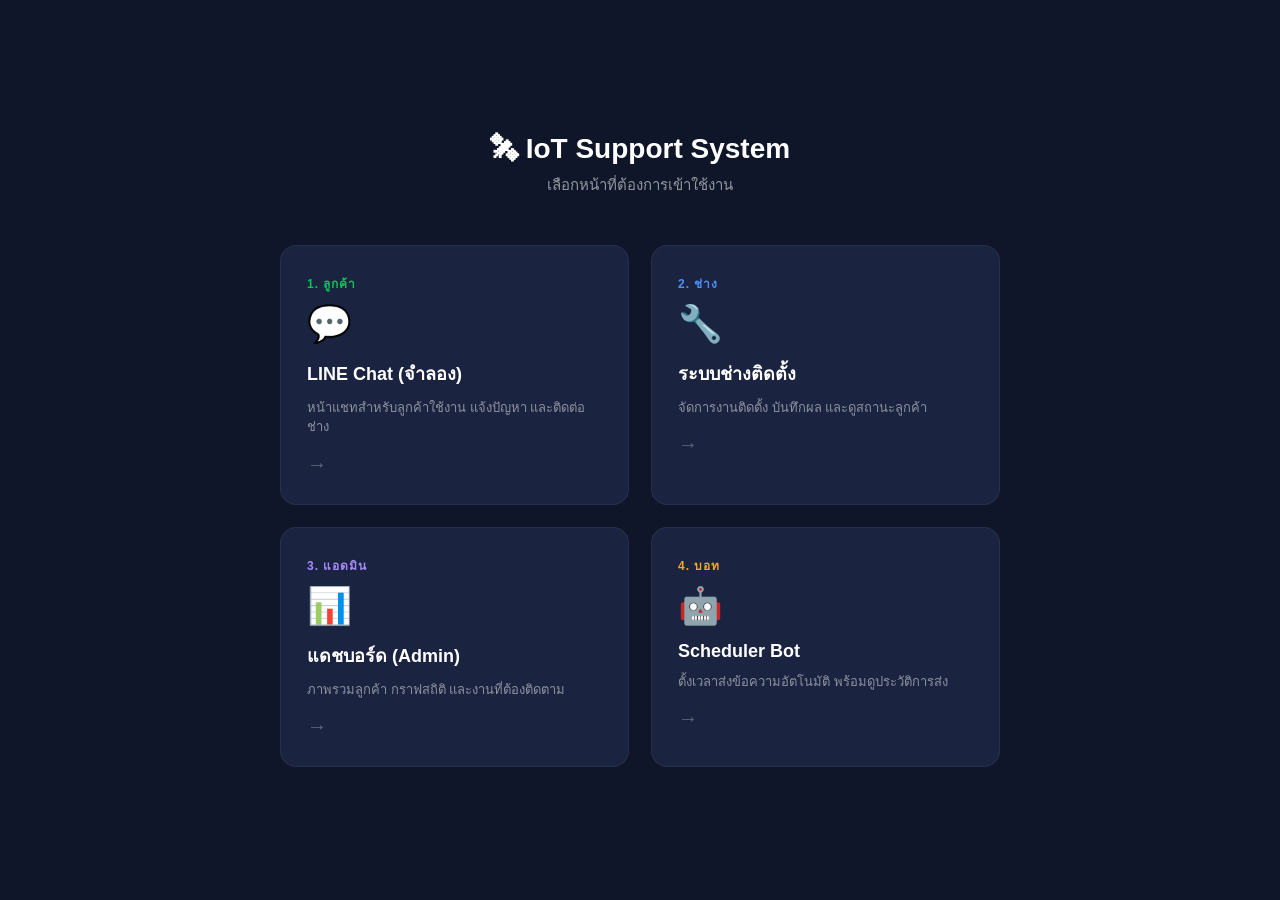
<file: home.html>
<!DOCTYPE html>
<html lang="th">
<head>
<meta charset="UTF-8">
<meta name="viewport" content="width=device-width, initial-scale=1.0">
<title>IoT Support System</title>
<style>
* { box-sizing: border-box; margin: 0; padding: 0; }
body { font-family: 'Segoe UI', 'Noto Sans Thai', Arial, sans-serif; background: #0f1629; min-height: 100vh; display: flex; flex-direction: column; align-items: center; justify-content: center; padding: 40px 20px; }
.hero-title { color: #fff; font-size: 28px; font-weight: 800; text-align: center; margin-bottom: 8px; }
.hero-sub { color: rgba(255,255,255,.55); font-size: 15px; text-align: center; margin-bottom: 48px; }
.cards-grid { display: grid; grid-template-columns: repeat(2, 1fr); gap: 22px; max-width: 720px; width: 100%; }
.nav-card { background: #1a2340; border-radius: 16px; padding: 28px 26px; cursor: pointer; text-decoration: none; transition: transform .15s, box-shadow .15s; display: flex; flex-direction: column; gap: 10px; border: 1.5px solid rgba(255,255,255,.06); }
.nav-card:hover { transform: translateY(-4px); box-shadow: 0 12px 36px rgba(0,0,0,.35); border-color: rgba(255,255,255,.15); }
.card-num { font-size: 12px; font-weight: 700; letter-spacing: 1px; text-transform: uppercase; }
.card-num.green { color: #06c755; }
.card-num.blue { color: #4f8ef7; }
.card-num.purple { color: #a78bfa; }
.card-num.orange { color: #f5a623; }
.card-icon { font-size: 36px; margin-bottom: 4px; }
.card-title { color: #fff; font-size: 18px; font-weight: 700; }
.card-desc { color: rgba(255,255,255,.5); font-size: 13px; line-height: 1.5; }
.card-arrow { color: rgba(255,255,255,.3); font-size: 20px; margin-top: 6px; }
</style>
</head>
<body>
  <div class="hero-title">🛰 IoT Support System</div>
  <div class="hero-sub">เลือกหน้าที่ต้องการเข้าใช้งาน</div>
  <div class="cards-grid">
    <a href="index.html" class="nav-card">
      <div class="card-num green">1. ลูกค้า</div>
      <div class="card-icon">💬</div>
      <div class="card-title">LINE Chat (จำลอง)</div>
      <div class="card-desc">หน้าแชทสำหรับลูกค้าใช้งาน แจ้งปัญหา และติดต่อช่าง</div>
      <div class="card-arrow">→</div>
    </a>
    <a href="pages/technician.html" class="nav-card">
      <div class="card-num blue">2. ช่าง</div>
      <div class="card-icon">🔧</div>
      <div class="card-title">ระบบช่างติดตั้ง</div>
      <div class="card-desc">จัดการงานติดตั้ง บันทึกผล และดูสถานะลูกค้า</div>
      <div class="card-arrow">→</div>
    </a>
    <a href="pages/dashboard.html" class="nav-card">
      <div class="card-num purple">3. แอดมิน</div>
      <div class="card-icon">📊</div>
      <div class="card-title">แดชบอร์ด (Admin)</div>
      <div class="card-desc">ภาพรวมลูกค้า กราฟสถิติ และงานที่ต้องติดตาม</div>
      <div class="card-arrow">→</div>
    </a>
    <a href="pages/scheduler.html" class="nav-card">
      <div class="card-num orange">4. บอท</div>
      <div class="card-icon">🤖</div>
      <div class="card-title">Scheduler Bot</div>
      <div class="card-desc">ตั้งเวลาส่งข้อความอัตโนมัติ พร้อมดูประวัติการส่ง</div>
      <div class="card-arrow">→</div>
    </a>
  </div>
</body>
</html>
</file>
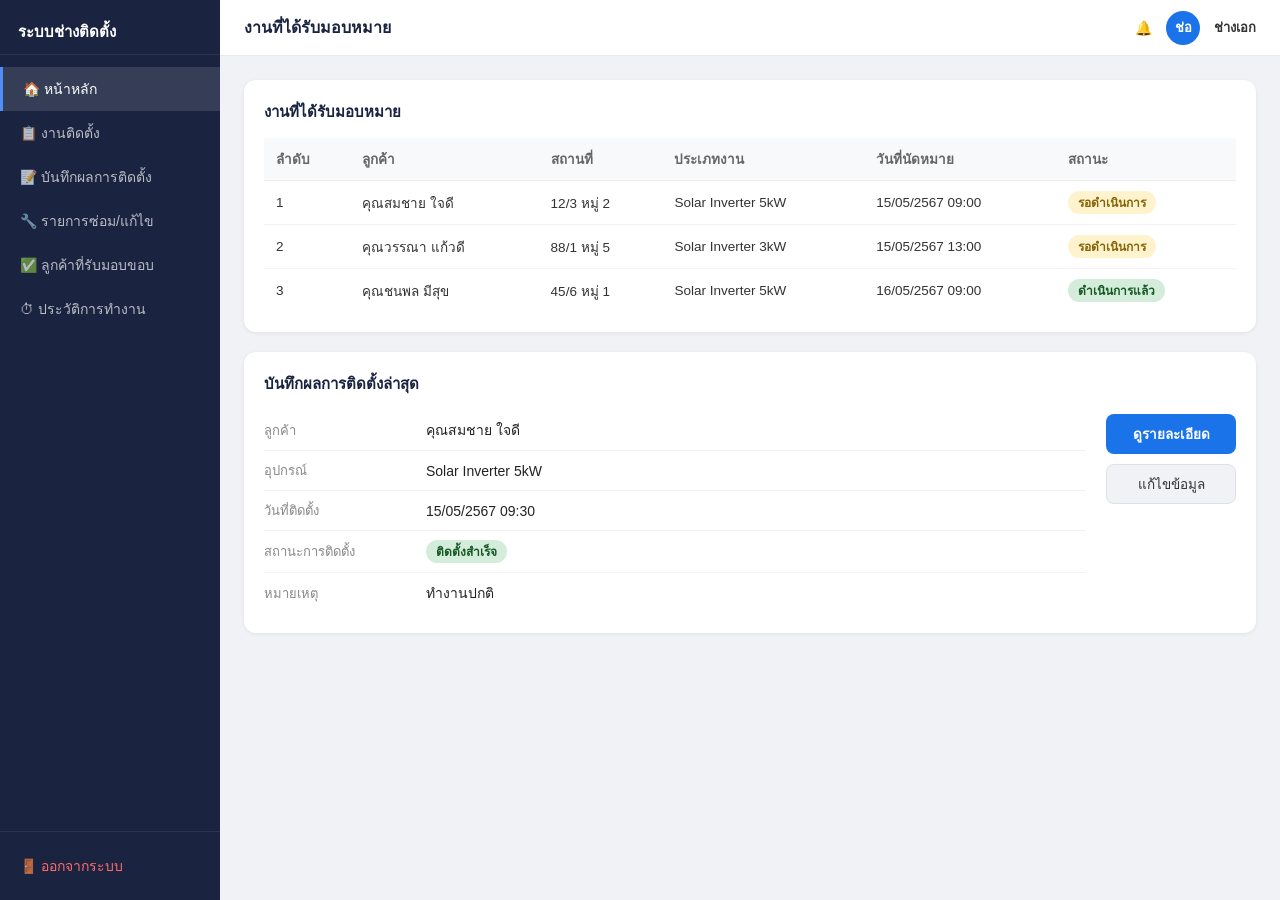
<file: pages/technician.html>
<!DOCTYPE html>
<html lang="th">
<head>
<meta charset="UTF-8">
<meta name="viewport" content="width=device-width, initial-scale=1.0">
<title>ระบบช่างติดตั้ง</title>
<link rel="stylesheet" href="../css/common.css">
<link rel="stylesheet" href="../css/technician.css">
</head>
<body>
<div class="page-layout">

  <!-- Sidebar -->
  <div class="sidebar">
    <div class="sidebar-logo">ระบบช่างติดตั้ง</div>
    <nav>
      <a href="#" class="nav-item active">🏠 หน้าหลัก</a>
      <a href="#" class="nav-item">📋 งานติดตั้ง</a>
      <a href="#" class="nav-item">📝 บันทึกผลการติดตั้ง</a>
      <a href="#" class="nav-item">🔧 รายการซ่อม/แก้ไข</a>
      <a href="#" class="nav-item">✅ ลูกค้าที่รับมอบขอบ</a>
      <a href="#" class="nav-item">⏱ ประวัติการทำงาน</a>
    </nav>
    <div class="sidebar-bottom">
      <a href="index.html" class="nav-item danger">🚪 ออกจากระบบ</a>
    </div>
  </div>

  <!-- Main Content -->
  <div class="page-content">
    <div class="topbar">
      <div class="topbar-title">งานที่ได้รับมอบหมาย</div>
      <div class="topbar-right">
        <span>🔔</span>
        <div class="avatar-sm">ช่อ</div>
        <span style="font-size:13px;font-weight:600">ช่างเอก</span>
      </div>
    </div>

    <div class="main-scroll">

      <!-- Jobs Table -->
      <div class="card" style="margin-bottom:20px">
        <div class="section-title">งานที่ได้รับมอบหมาย</div>
        <table class="data-table">
          <thead>
            <tr>
              <th>ลำดับ</th>
              <th>ลูกค้า</th>
              <th>สถานที่</th>
              <th>ประเภทงาน</th>
              <th>วันที่นัดหมาย</th>
              <th>สถานะ</th>
            </tr>
          </thead>
          <tbody>
            <tr>
              <td>1</td>
              <td>คุณสมชาย ใจดี</td>
              <td>12/3 หมู่ 2</td>
              <td>Solar Inverter 5kW</td>
              <td>15/05/2567 09:00</td>
              <td><span class="badge orange">รอดำเนินการ</span></td>
            </tr>
            <tr>
              <td>2</td>
              <td>คุณวรรณา แก้วดี</td>
              <td>88/1 หมู่ 5</td>
              <td>Solar Inverter 3kW</td>
              <td>15/05/2567 13:00</td>
              <td><span class="badge orange">รอดำเนินการ</span></td>
            </tr>
            <tr>
              <td>3</td>
              <td>คุณชนพล มีสุข</td>
              <td>45/6 หมู่ 1</td>
              <td>Solar Inverter 5kW</td>
              <td>16/05/2567 09:00</td>
              <td><span class="badge green">ดำเนินการแล้ว</span></td>
            </tr>
          </tbody>
        </table>
      </div>

      <!-- Install Log -->
      <div class="card">
        <div class="section-title">บันทึกผลการติดตั้งล่าสุด</div>
        <div class="install-detail">
          <div class="detail-grid">
            <div class="detail-row"><span class="dl">ลูกค้า</span><span class="dv">คุณสมชาย ใจดี</span></div>
            <div class="detail-row"><span class="dl">อุปกรณ์</span><span class="dv">Solar Inverter 5kW</span></div>
            <div class="detail-row"><span class="dl">วันที่ติดตั้ง</span><span class="dv">15/05/2567 09:30</span></div>
            <div class="detail-row">
              <span class="dl">สถานะการติดตั้ง</span>
              <span class="badge green">ติดตั้งสำเร็จ</span>
            </div>
            <div class="detail-row"><span class="dl">หมายเหตุ</span><span class="dv">ทำงานปกติ</span></div>
          </div>
          <div class="detail-btns">
            <button class="btn-primary" onclick="openDetailModal()">ดูรายละเอียด</button>
            <button class="btn-secondary" onclick="openEditModal()">แก้ไขข้อมูล</button>
          </div>
        </div>
      </div>

    </div>
  </div>
</div>

<!-- Detail Modal -->
<div id="detailModal" class="modal" style="display:none">
  <div class="modal-box" style="max-width:480px">
    <h3>รายละเอียดการติดตั้ง</h3>
    <table style="width:100%;margin-top:12px;font-size:13.5px;border-collapse:collapse">
      <tr><td style="padding:7px 0;color:#888;width:140px">ลูกค้า</td><td>คุณสมชาย ใจดี</td></tr>
      <tr><td style="padding:7px 0;color:#888">ที่อยู่</td><td>12/3 หมู่ 2 ต.ศรีสาคร อ.เมือง จ.เชียงใหม่</td></tr>
      <tr><td style="padding:7px 0;color:#888">เบอร์โทร</td><td>081-234-5678</td></tr>
      <tr><td style="padding:7px 0;color:#888">อุปกรณ์</td><td>Solar Inverter 5kW</td></tr>
      <tr><td style="padding:7px 0;color:#888">Serial No.</td><td>SLR-2024-001234</td></tr>
      <tr><td style="padding:7px 0;color:#888">วันที่ติดตั้ง</td><td>15/05/2567 09:30</td></tr>
      <tr><td style="padding:7px 0;color:#888">ช่างติดตั้ง</td><td>ช่างเอก</td></tr>
      <tr><td style="padding:7px 0;color:#888">สถานะ</td><td><span class="badge green">ติดตั้งสำเร็จ</span></td></tr>
    </table>
    <div class="modal-btns">
      <button class="btn-cancel" onclick="closeModal('detailModal')">ปิด</button>
    </div>
  </div>
</div>

<!-- Edit Modal -->
<div id="editModal" class="modal" style="display:none">
  <div class="modal-box" style="max-width:440px">
    <h3>แก้ไขข้อมูลการติดตั้ง</h3>
    <div style="margin-top:14px;display:flex;flex-direction:column;gap:12px">
      <div>
        <label style="font-size:12.5px;color:#888;display:block;margin-bottom:4px">สถานะการติดตั้ง</label>
        <select style="width:100%;padding:8px 12px;border-radius:8px;border:1.5px solid #dde1e7;font-size:14px">
          <option>ติดตั้งสำเร็จ</option>
          <option>รอดำเนินการ</option>
          <option>มีปัญหา</option>
        </select>
      </div>
      <div>
        <label style="font-size:12.5px;color:#888;display:block;margin-bottom:4px">หมายเหตุ</label>
        <textarea rows="3" style="width:100%;padding:8px 12px;border-radius:8px;border:1.5px solid #dde1e7;font-size:14px;font-family:inherit">ทำงานปกติ</textarea>
      </div>
    </div>
    <div class="modal-btns">
      <button class="btn-confirm" onclick="closeModal('editModal')">บันทึก</button>
      <button class="btn-cancel" onclick="closeModal('editModal')">ยกเลิก</button>
    </div>
  </div>
</div>

<script>
function openDetailModal() { document.getElementById('detailModal').style.display='flex'; }
function openEditModal() { document.getElementById('editModal').style.display='flex'; }
function closeModal(id) { document.getElementById(id).style.display='none'; }
</script>
</body>
</html>
</file>
<file: css/common.css>
/* common.css - shared styles */
* { box-sizing: border-box; margin: 0; padding: 0; }

body { font-family: 'Segoe UI', 'Noto Sans Thai', Arial, sans-serif; font-size: 14px; color: #333; background: #f0f2f5; }

/* ── Badges ── */
.badge { display: inline-block; padding: 2px 10px; border-radius: 20px; font-size: 12px; font-weight: 600; }
.badge.green { background: #d4edda; color: #155724; }
.badge.red   { background: #f8d7da; color: #721c24; }
.badge.orange { background: #fff3cd; color: #856404; }
.badge.blue  { background: #d0e4ff; color: #0a4a8a; }

/* ── Modal ── */
.modal { position: fixed; inset: 0; background: rgba(0,0,0,.45); display: flex; align-items: center; justify-content: center; z-index: 999; }
.modal-box { background: #fff; border-radius: 12px; padding: 28px 32px; max-width: 380px; width: 90%; box-shadow: 0 8px 32px rgba(0,0,0,.18); }
.modal-box h3 { font-size: 17px; margin-bottom: 10px; }
.modal-btns { display: flex; gap: 10px; margin-top: 16px; }
.btn-confirm { background: #1a73e8; color: #fff; border: none; border-radius: 8px; padding: 9px 22px; cursor: pointer; font-size: 14px; }
.btn-cancel  { background: #e0e0e0; color: #333; border: none; border-radius: 8px; padding: 9px 22px; cursor: pointer; font-size: 14px; }

/* ── Sidebar shared ── */
.sidebar { width: 220px; min-height: 100vh; background: #1a2340; display: flex; flex-direction: column; flex-shrink: 0; }
.sidebar-logo { padding: 20px 18px 10px; color: #fff; font-weight: 700; font-size: 15px; border-bottom: 1px solid rgba(255,255,255,.08); }
.sidebar nav { flex: 1; padding: 12px 0; }
.sidebar .nav-item { display: flex; align-items: center; gap: 10px; padding: 11px 20px; color: rgba(255,255,255,.7); text-decoration: none; font-size: 14px; transition: background .15s; cursor: pointer; }
.sidebar .nav-item:hover, .sidebar .nav-item.active { background: rgba(255,255,255,.12); color: #fff; }
.sidebar .nav-item.active { border-left: 3px solid #4f8ef7; }
.sidebar .nav-item.danger { color: #ff6b6b; }
.sidebar-bottom { padding: 12px 0; border-top: 1px solid rgba(255,255,255,.08); }

/* ── Top bar ── */
.topbar { height: 56px; background: #fff; border-bottom: 1px solid #e8eaf0; display: flex; align-items: center; justify-content: space-between; padding: 0 24px; position: sticky; top: 0; z-index: 10; }
.topbar-title { font-size: 16px; font-weight: 600; color: #1a2340; }
.topbar-right { display: flex; align-items: center; gap: 14px; }
.topbar-right .avatar-sm { width: 34px; height: 34px; border-radius: 50%; background: #1a73e8; color: #fff; display: flex; align-items: center; justify-content: center; font-size: 13px; font-weight: 700; }

/* ── Cards ── */
.card { background: #fff; border-radius: 12px; padding: 20px; box-shadow: 0 1px 4px rgba(0,0,0,.07); }

/* ── Tables ── */
.data-table { width: 100%; border-collapse: collapse; font-size: 13.5px; }
.data-table th { background: #f8f9fb; color: #666; font-weight: 600; padding: 10px 12px; text-align: left; border-bottom: 1px solid #eee; }
.data-table td { padding: 10px 12px; border-bottom: 1px solid #f2f2f2; }
.data-table tr:last-child td { border-bottom: none; }
.data-table tr:hover td { background: #fafbff; }

/* ── Buttons ── */
.btn-primary { background: #1a73e8; color: #fff; border: none; border-radius: 8px; padding: 9px 18px; cursor: pointer; font-size: 13.5px; font-weight: 600; }
.btn-secondary { background: #f0f2f5; color: #333; border: 1px solid #dde1e7; border-radius: 8px; padding: 8px 18px; cursor: pointer; font-size: 13.5px; }
.btn-primary:hover { background: #1558b0; }

/* page layout with sidebar */
.page-layout { display: flex; min-height: 100vh; }
.page-content { flex: 1; display: flex; flex-direction: column; overflow: hidden; }
.main-scroll { flex: 1; overflow-y: auto; padding: 24px; }

/* stat cards row */
.stat-row { display: grid; grid-template-columns: repeat(4, 1fr); gap: 16px; margin-bottom: 22px; }
.stat-card { background: #fff; border-radius: 12px; padding: 18px 20px; box-shadow: 0 1px 4px rgba(0,0,0,.07); display: flex; align-items: center; gap: 16px; }
.stat-icon { width: 46px; height: 46px; border-radius: 50%; display: flex; align-items: center; justify-content: center; font-size: 20px; }
.stat-icon.blue { background: #e8f0fe; }
.stat-icon.green { background: #e6f4ea; }
.stat-icon.orange { background: #fff3e0; }
.stat-icon.red { background: #fce8e6; }
.stat-val { font-size: 26px; font-weight: 700; color: #1a2340; line-height: 1; }
.stat-label { font-size: 12px; color: #888; margin-top: 2px; }

/* section title */
.section-title { font-size: 15px; font-weight: 700; color: #1a2340; margin-bottom: 14px; }

/* grid 2 col */
.grid-2 { display: grid; grid-template-columns: 1fr 1fr; gap: 18px; }
</file>
<file: css/technician.css>
/* technician.css */
.install-detail { display: flex; justify-content: space-between; align-items: flex-start; gap: 20px; flex-wrap: wrap; }
.detail-grid { flex: 1; }
.detail-row { display: flex; align-items: center; gap: 12px; padding: 9px 0; border-bottom: 1px solid #f2f2f2; }
.detail-row:last-child { border-bottom: none; }
.dl { color: #888; font-size: 13px; width: 150px; flex-shrink: 0; }
.dv { color: #222; font-size: 14px; font-weight: 500; }
.detail-btns { display: flex; flex-direction: column; gap: 10px; padding-top: 4px; }
.detail-btns button { min-width: 130px; }
</file>
